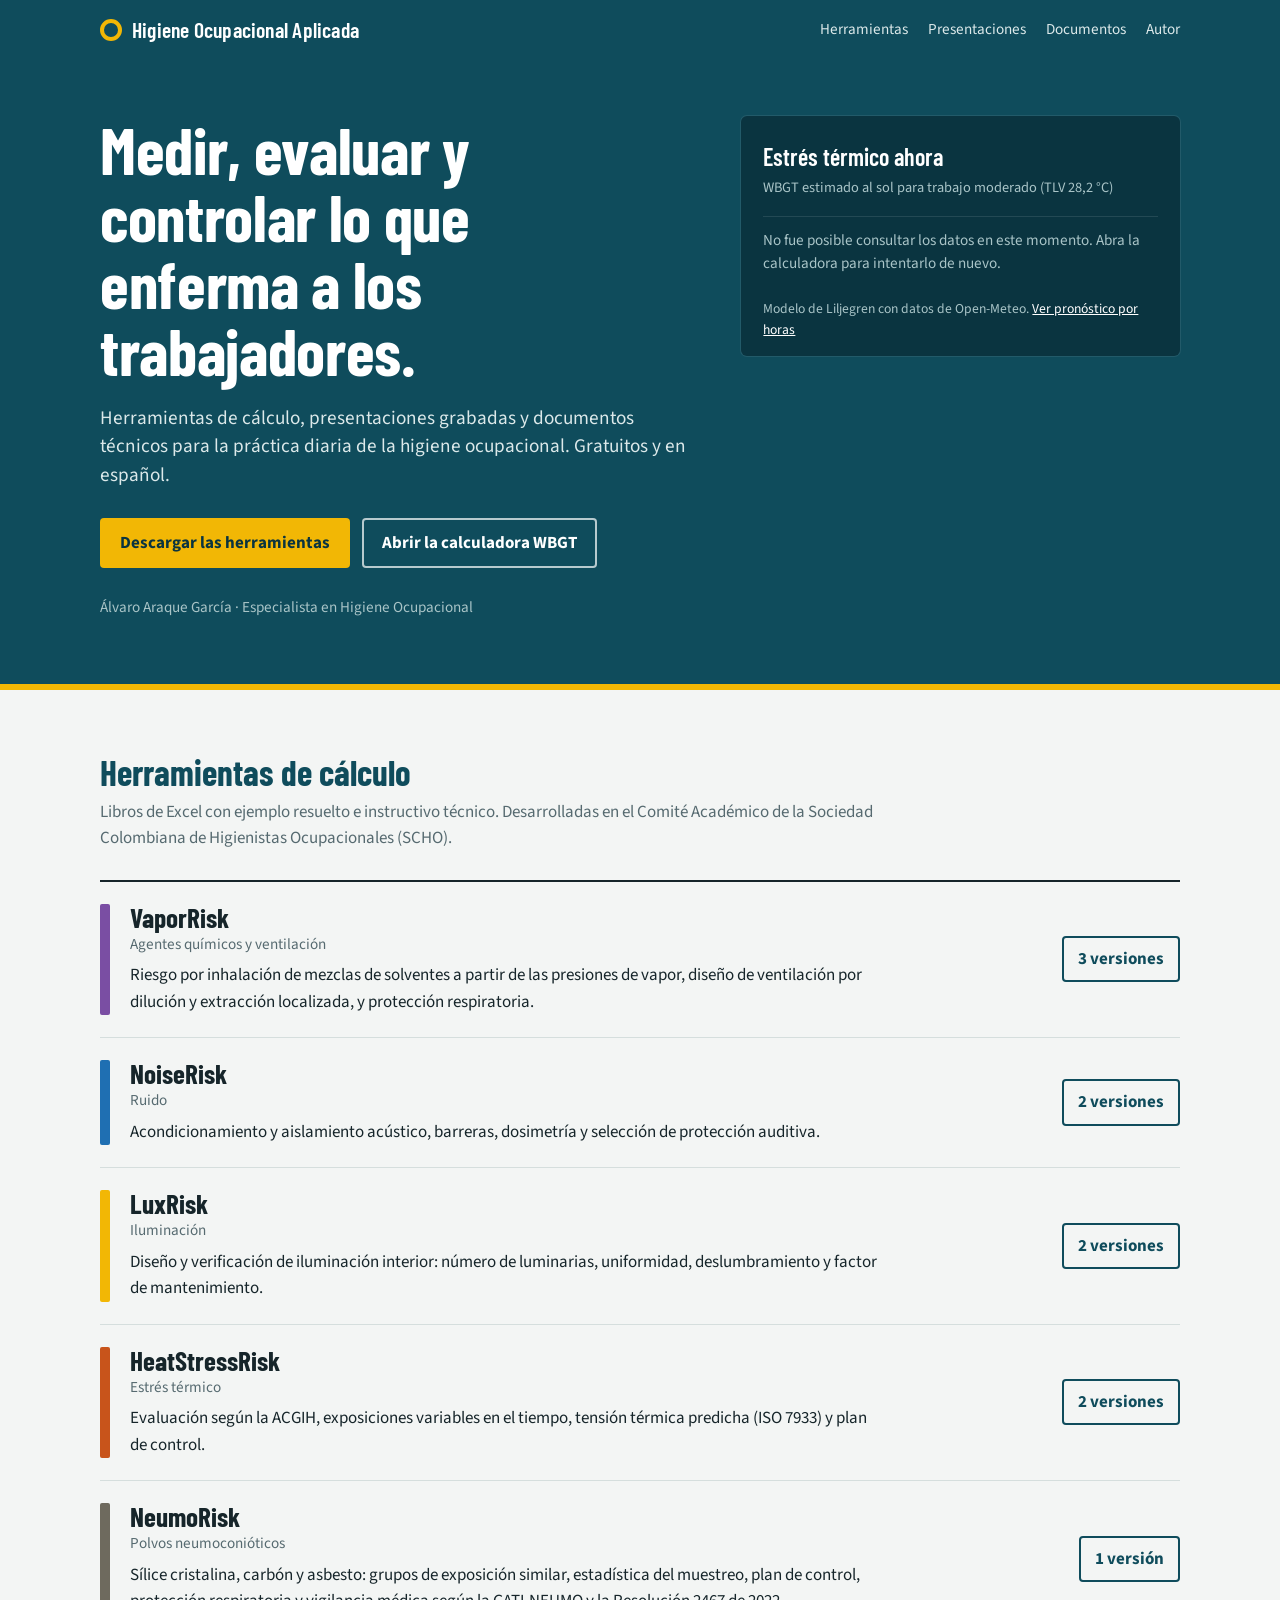
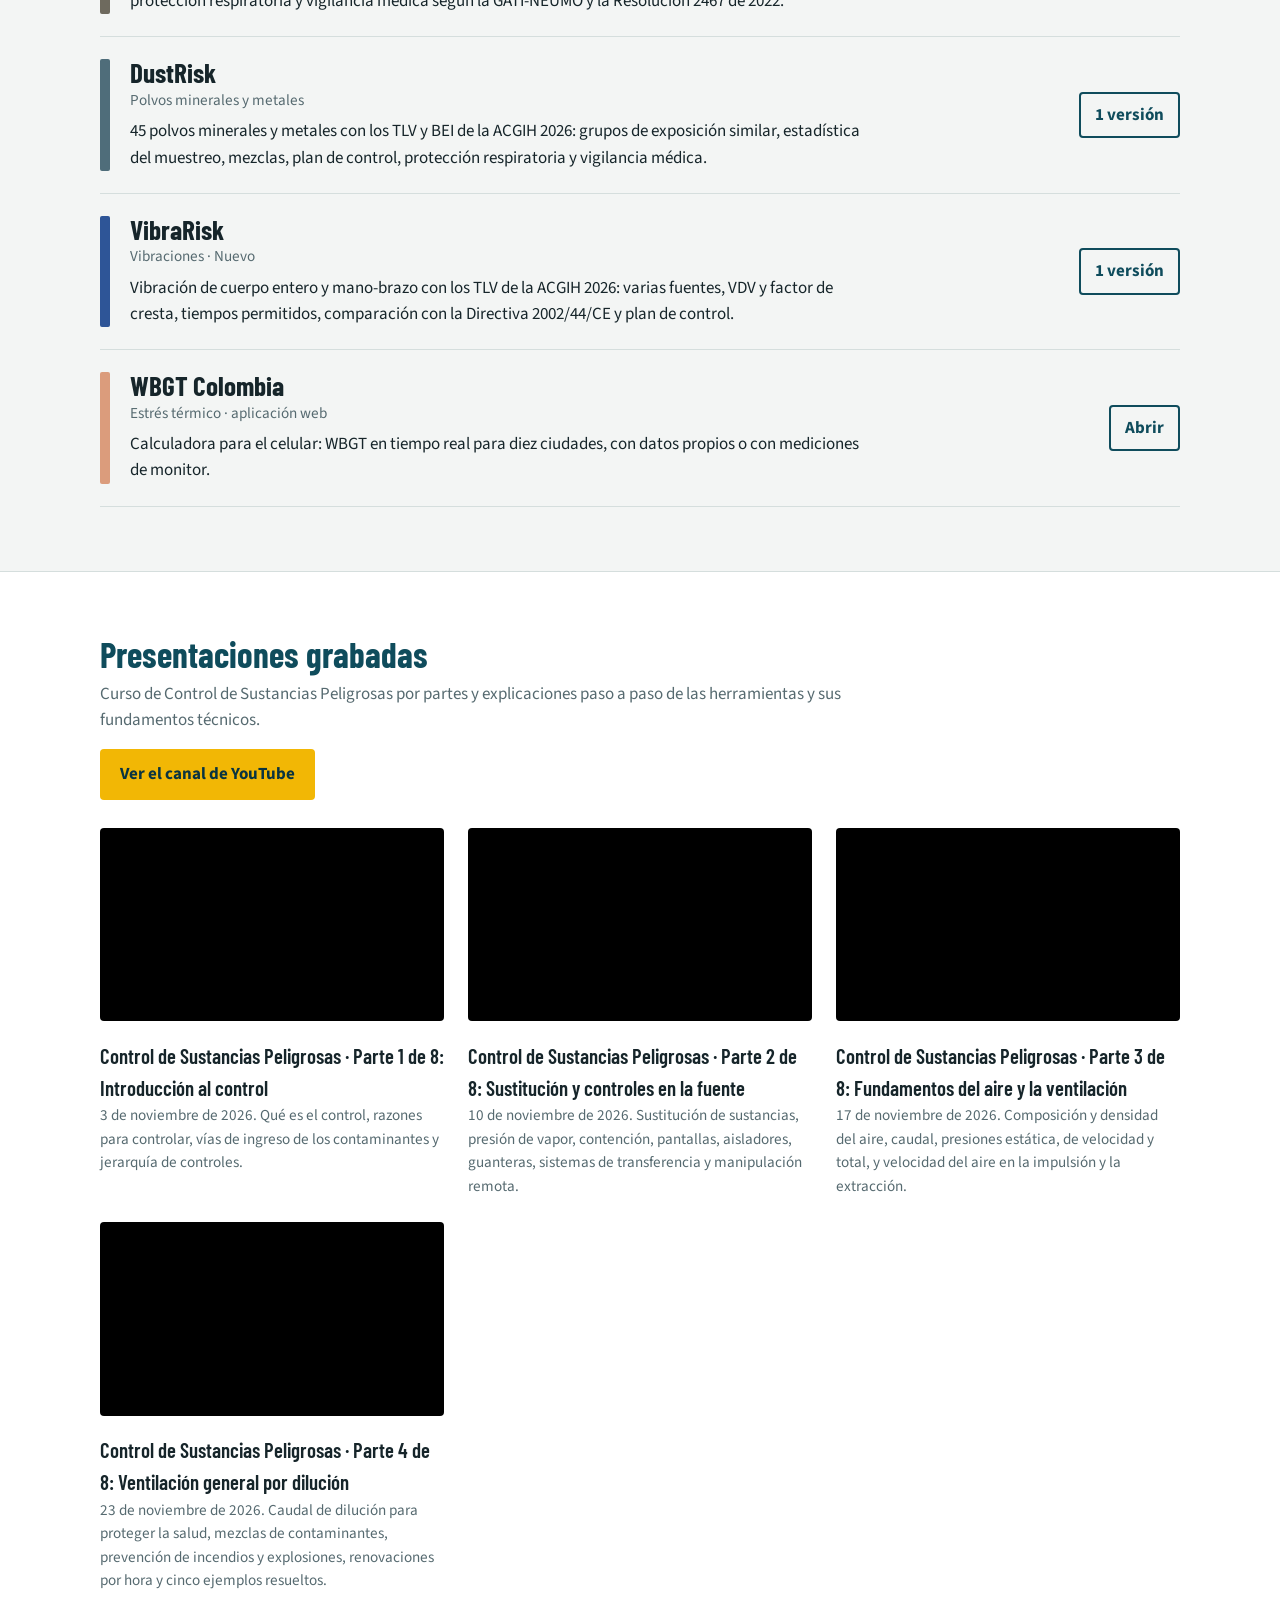
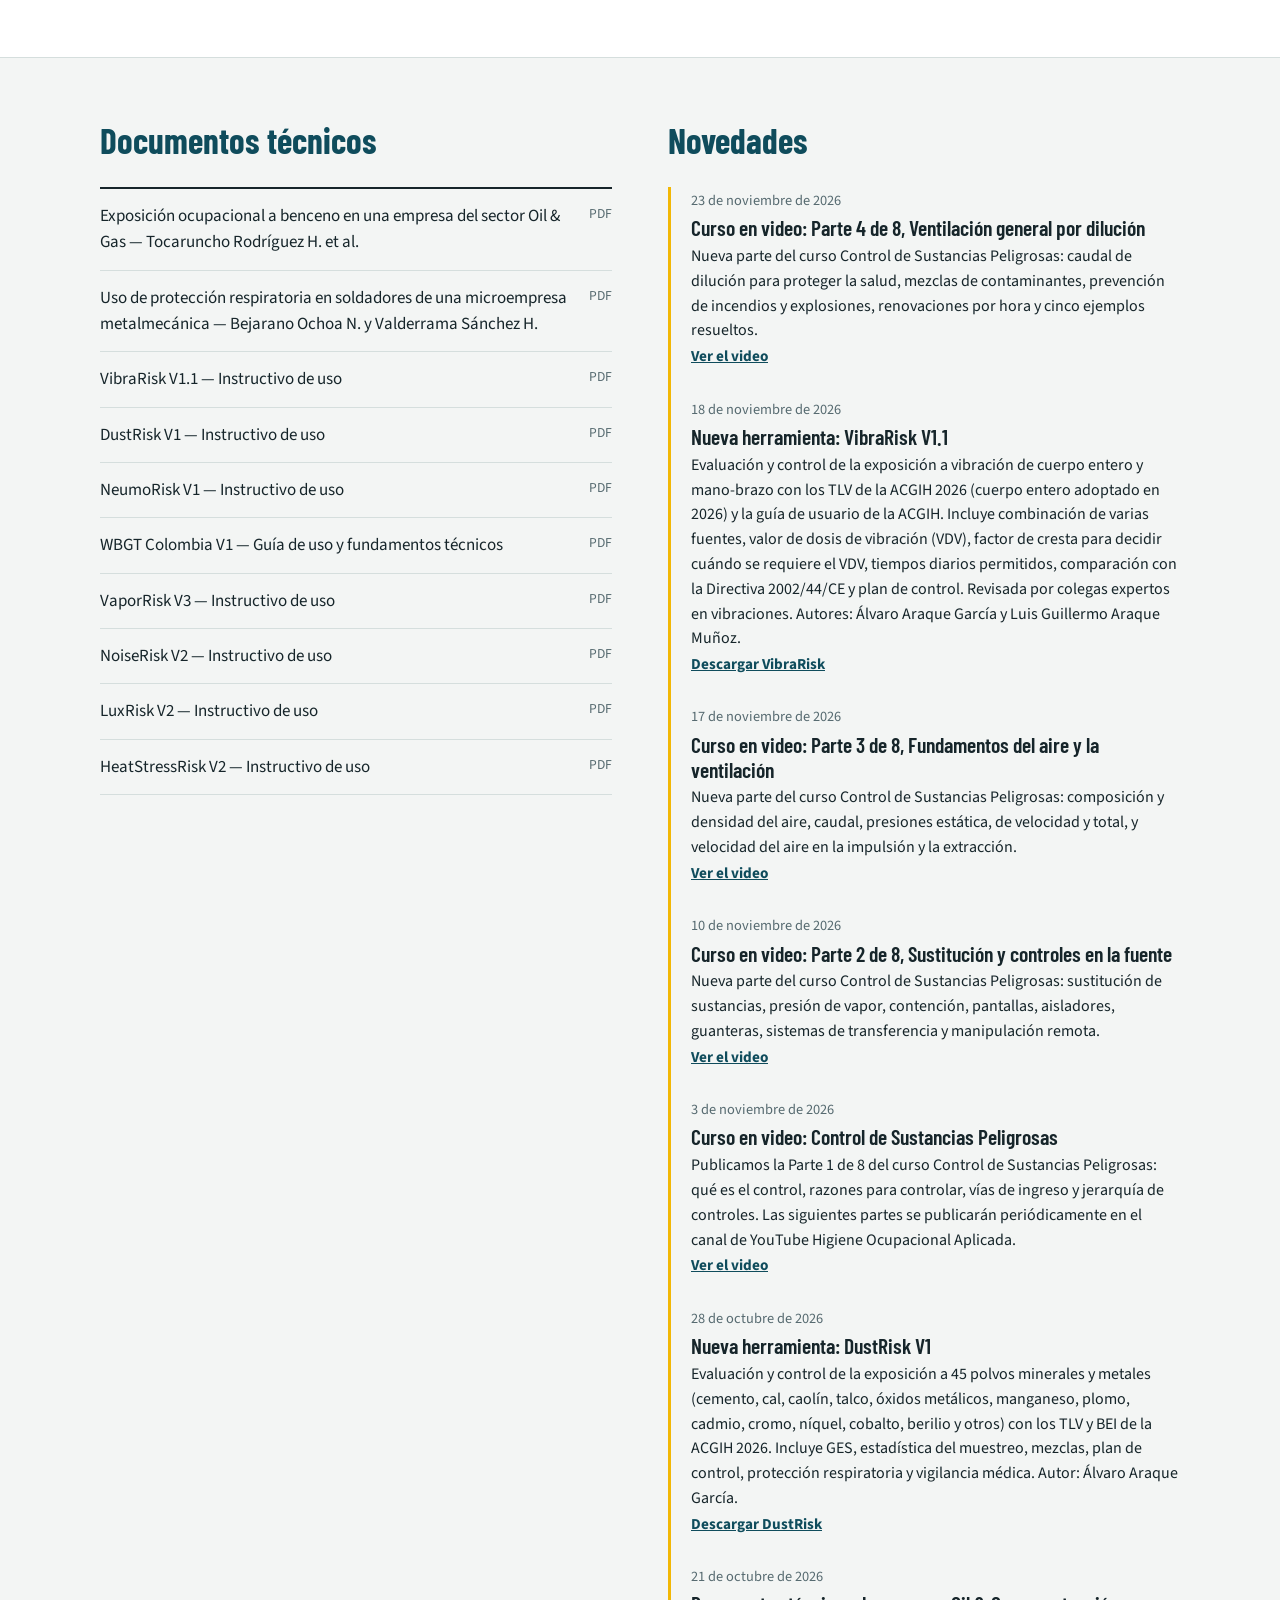
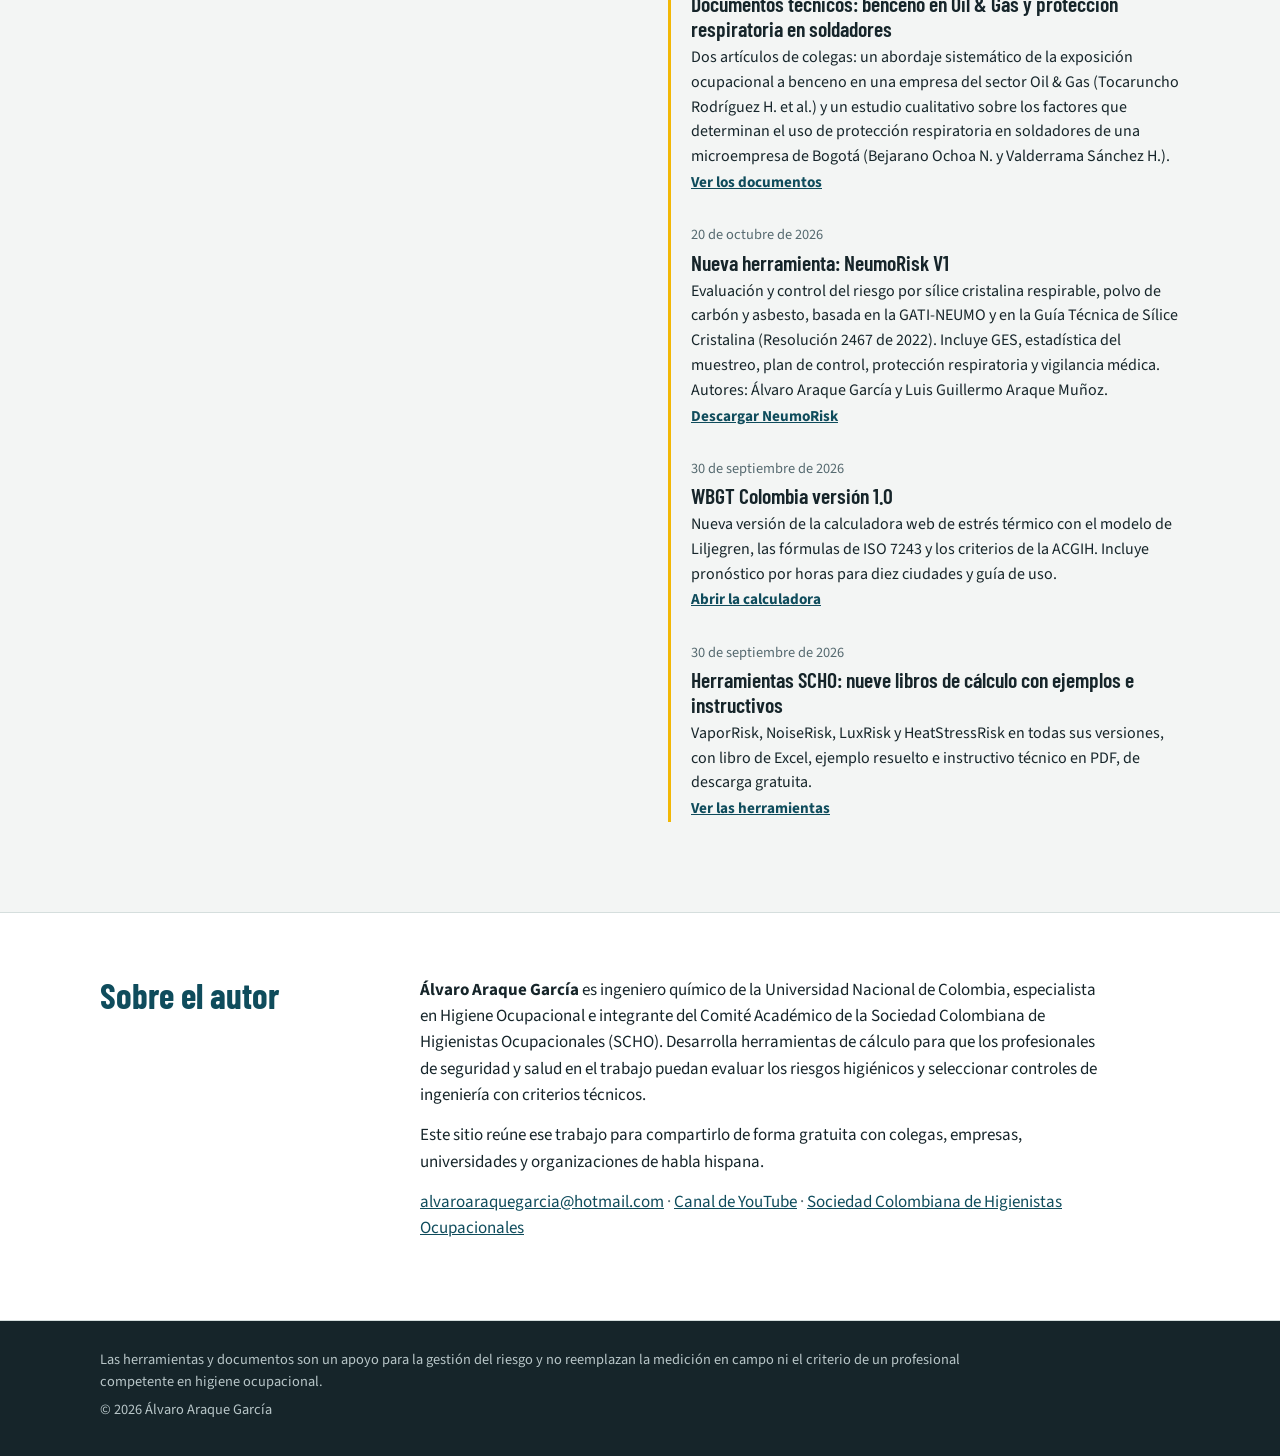
<file: index.html>
<!DOCTYPE html>
<html lang="es">
<head>
<meta charset="UTF-8">
<meta name="viewport" content="width=device-width, initial-scale=1.0">
<title>Higiene Ocupacional Aplicada · Álvaro Araque García</title>
<meta name="description" content="Herramientas de cálculo, presentaciones y documentos técnicos gratuitos para evaluar y controlar los riesgos que causan enfermedades laborales: agentes químicos, polvos neumoconióticos, polvos minerales y metales, ruido, iluminación y estrés térmico.">
<meta property="og:title" content="Higiene Ocupacional Aplicada">
<meta property="og:description" content="Herramientas, presentaciones y documentos técnicos gratuitos para la práctica de la higiene ocupacional.">
<meta property="og:type" content="website">
<link rel="icon" href="data:image/svg+xml,%3Csvg xmlns='http://www.w3.org/2000/svg' viewBox='0 0 64 64'%3E%3Crect width='64' height='64' rx='12' fill='%230F4C5C'/%3E%3Ccircle cx='32' cy='32' r='15' fill='none' stroke='%23F2B705' stroke-width='6'/%3E%3C/svg%3E">
<link rel="preconnect" href="https://fonts.googleapis.com">
<link rel="preconnect" href="https://fonts.gstatic.com" crossorigin>
<link href="https://fonts.googleapis.com/css2?family=Barlow+Condensed:wght@500;600;700&family=Source+Sans+3:wght@400;600;700&display=swap" rel="stylesheet">
<link rel="stylesheet" href="estilos.css">
</head>
<body>
<a class="skip" href="#contenido">Ir al contenido</a>

<header class="top">
  <div class="wrap top-in">
    <a class="brand" href="./"><span class="mark" aria-hidden="true"></span>Higiene Ocupacional Aplicada</a>
    <nav aria-label="Secciones">
      <a href="#herramientas">Herramientas</a>
      <a href="#presentaciones">Presentaciones</a>
      <a href="#documentos">Documentos</a>
      <a href="#autor">Autor</a>
    </nav>
  </div>
</header>

<main id="contenido">
  <section class="hero">
    <div class="wrap hero-in">
      <div class="hero-text">
        <h1>Medir, evaluar y controlar lo que enferma a los trabajadores.</h1>
        <p class="lead">Herramientas de cálculo, presentaciones grabadas y documentos técnicos para la práctica diaria de la higiene ocupacional. Gratuitos y en español.</p>
        <div class="cta">
          <a class="btn" href="herramientas/index.html">Descargar las herramientas</a>
          <a class="btn ghost" href="https://alvaroaraquegarcia-hue.github.io/wbgt-colombia/">Abrir la calculadora WBGT</a>
        </div>
        <p class="byline">Álvaro Araque García · Especialista en Higiene Ocupacional</p>
      </div>

      <aside class="panel" aria-labelledby="panel-t">
        <div class="panel-head">
          <h2 id="panel-t">Estrés térmico ahora</h2>
          <p>WBGT estimado al sol para trabajo moderado (TLV 28,2 °C)</p>
        </div>
        <ol class="readings" id="readings">
          <li class="loading">Consultando datos meteorológicos…</li>
        </ol>
        <p class="panel-foot">Modelo de Liljegren con datos de Open-Meteo. <a href="https://alvaroaraquegarcia-hue.github.io/wbgt-colombia/">Ver pronóstico por horas</a></p>
      </aside>
    </div>
  </section>

  <section id="herramientas" class="block">
    <div class="wrap">
      <div class="block-head">
        <h2>Herramientas de cálculo</h2>
        <p>Libros de Excel con ejemplo resuelto e instructivo técnico. Desarrolladas en el Comité Académico de la Sociedad Colombiana de Higienistas Ocupacionales (SCHO).</p>
      </div>
      <ul class="tools">
        <li>
          <span class="swatch s-chem" aria-hidden="true"></span>
          <div><h3>VaporRisk</h3><p class="risk">Agentes químicos y ventilación</p>
          <p>Riesgo por inhalación de mezclas de solventes a partir de las presiones de vapor, diseño de ventilación por dilución y extracción localizada, y protección respiratoria.</p></div>
          <a class="more" href="herramientas/index.html#vaporrisk">3 versiones</a>
        </li>
        <li>
          <span class="swatch s-noise" aria-hidden="true"></span>
          <div><h3>NoiseRisk</h3><p class="risk">Ruido</p>
          <p>Acondicionamiento y aislamiento acústico, barreras, dosimetría y selección de protección auditiva.</p></div>
          <a class="more" href="herramientas/index.html#noiserisk">2 versiones</a>
        </li>
        <li>
          <span class="swatch s-lux" aria-hidden="true"></span>
          <div><h3>LuxRisk</h3><p class="risk">Iluminación</p>
          <p>Diseño y verificación de iluminación interior: número de luminarias, uniformidad, deslumbramiento y factor de mantenimiento.</p></div>
          <a class="more" href="herramientas/index.html#luxrisk">2 versiones</a>
        </li>
        <li>
          <span class="swatch s-heat" aria-hidden="true"></span>
          <div><h3>HeatStressRisk</h3><p class="risk">Estrés térmico</p>
          <p>Evaluación según la ACGIH, exposiciones variables en el tiempo, tensión térmica predicha (ISO 7933) y plan de control.</p></div>
          <a class="more" href="herramientas/index.html#heatstressrisk">2 versiones</a>
        </li>
        <li>
          <span class="swatch s-dust" aria-hidden="true"></span>
          <div><h3>NeumoRisk</h3><p class="risk">Polvos neumoconióticos</p>
          <p>Sílice cristalina, carbón y asbesto: grupos de exposición similar, estadística del muestreo, plan de control, protección respiratoria y vigilancia médica según la GATI-NEUMO y la Resolución 2467 de 2022.</p></div>
          <a class="more" href="herramientas/index.html#neumorisk">1 versión</a>
        </li>
        <li>
          <span class="swatch s-metal" aria-hidden="true"></span>
          <div><h3>DustRisk</h3><p class="risk">Polvos minerales y metales</p>
          <p>45 polvos minerales y metales con los TLV y BEI de la ACGIH 2026: grupos de exposición similar, estadística del muestreo, mezclas, plan de control, protección respiratoria y vigilancia médica.</p></div>
          <a class="more" href="herramientas/index.html#dustrisk">1 versión</a>
        </li>
        <li>
          <span class="swatch s-vib" aria-hidden="true"></span>
          <div><h3>VibraRisk</h3><p class="risk">Vibraciones · Nuevo</p>
          <p>Vibración de cuerpo entero y mano-brazo con los TLV de la ACGIH 2026: varias fuentes, VDV y factor de cresta, tiempos permitidos, comparación con la Directiva 2002/44/CE y plan de control.</p></div>
          <a class="more" href="herramientas/index.html#vibrarisk">1 versión</a>
        </li>
        <li>
          <span class="swatch s-web" aria-hidden="true"></span>
          <div><h3>WBGT Colombia</h3><p class="risk">Estrés térmico · aplicación web</p>
          <p>Calculadora para el celular: WBGT en tiempo real para diez ciudades, con datos propios o con mediciones de monitor.</p></div>
          <a class="more" href="https://alvaroaraquegarcia-hue.github.io/wbgt-colombia/">Abrir</a>
        </li>
      </ul>
    </div>
  </section>

  <section id="presentaciones" class="block alt">
    <div class="wrap">
      <div class="block-head">
        <h2>Presentaciones grabadas</h2>
        <p>Curso de Control de Sustancias Peligrosas por partes y explicaciones paso a paso de las herramientas y sus fundamentos técnicos.</p>
        <p style="margin-top:16px"><a class="btn" href="https://www.youtube.com/@HigieneOcupacionalAplicada" target="_blank" rel="noopener">Ver el canal de YouTube</a></p>
      </div>
      <div id="videos" class="videos"></div>
    </div>
  </section>

  <section class="block">
    <div class="wrap two">
      <div id="documentos">
        <div class="block-head"><h2>Documentos técnicos</h2></div>
        <ul class="docs" id="docs"></ul>
      </div>
      <div>
        <div class="block-head"><h2>Novedades</h2></div>
        <ol class="news" id="news"></ol>
      </div>
    </div>
  </section>

  <section id="autor" class="block alt">
    <div class="wrap author">
      <div class="block-head"><h2>Sobre el autor</h2></div>
      <div class="author-text">
        <p><strong>Álvaro Araque García</strong> es ingeniero químico de la Universidad Nacional de Colombia, especialista en Higiene Ocupacional e integrante del Comité Académico de la Sociedad Colombiana de Higienistas Ocupacionales (SCHO). Desarrolla herramientas de cálculo para que los profesionales de seguridad y salud en el trabajo puedan evaluar los riesgos higiénicos y seleccionar controles de ingeniería con criterios técnicos.</p>
        <p>Este sitio reúne ese trabajo para compartirlo de forma gratuita con colegas, empresas, universidades y organizaciones de habla hispana.</p>
        <p class="contact"><a href="mailto:alvaroaraquegarcia@hotmail.com">alvaroaraquegarcia@hotmail.com</a> · <a href="https://www.youtube.com/@HigieneOcupacionalAplicada">Canal de YouTube</a> · <a href="https://www.scho.org.co/">Sociedad Colombiana de Higienistas Ocupacionales</a></p>
      </div>
    </div>
  </section>
</main>

<footer class="foot">
  <div class="wrap">
    <p>Las herramientas y documentos son un apoyo para la gestión del riesgo y no reemplazan la medición en campo ni el criterio de un profesional competente en higiene ocupacional.</p>
    <p>© 2026 Álvaro Araque García</p>
  </div>
</footer>

<script src="contenido.js"></script>
<script src="wbgt-engine.js"></script>
<script src="app.js"></script>
</body>
</html>
</file>
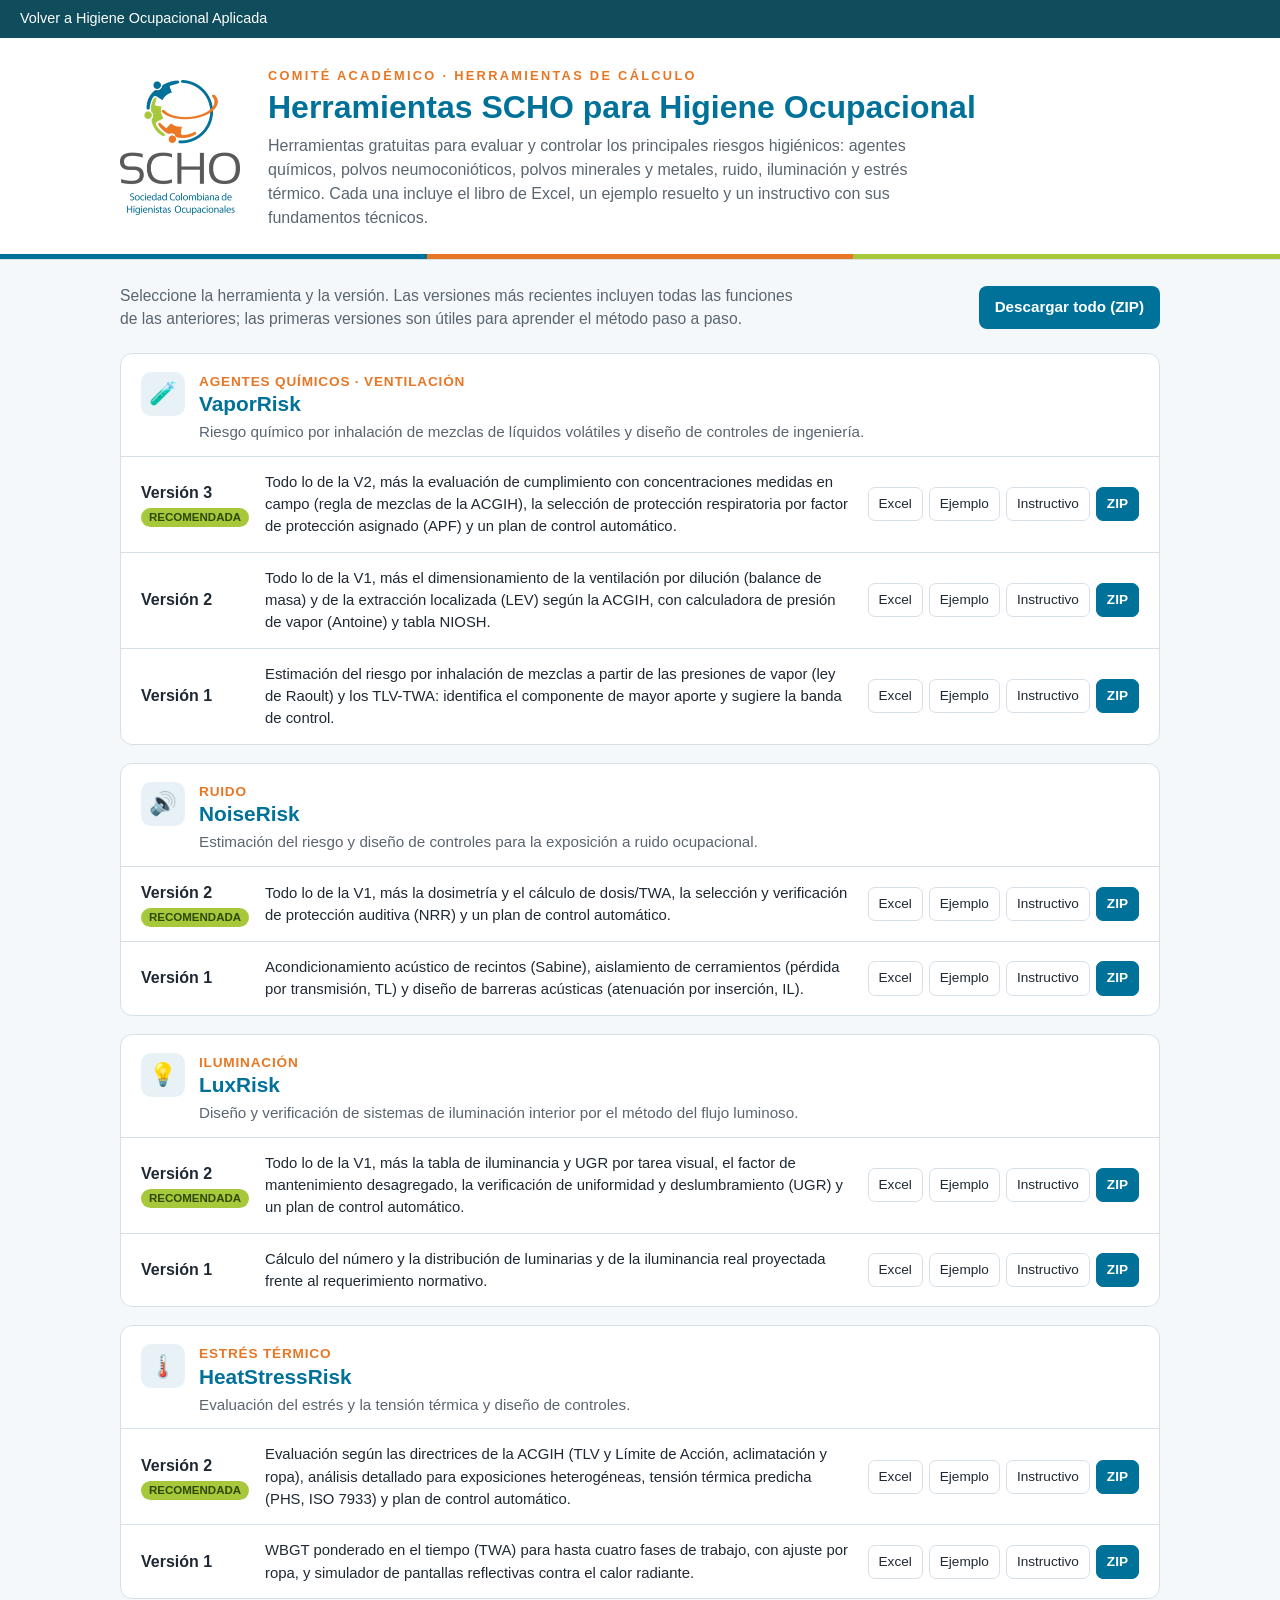
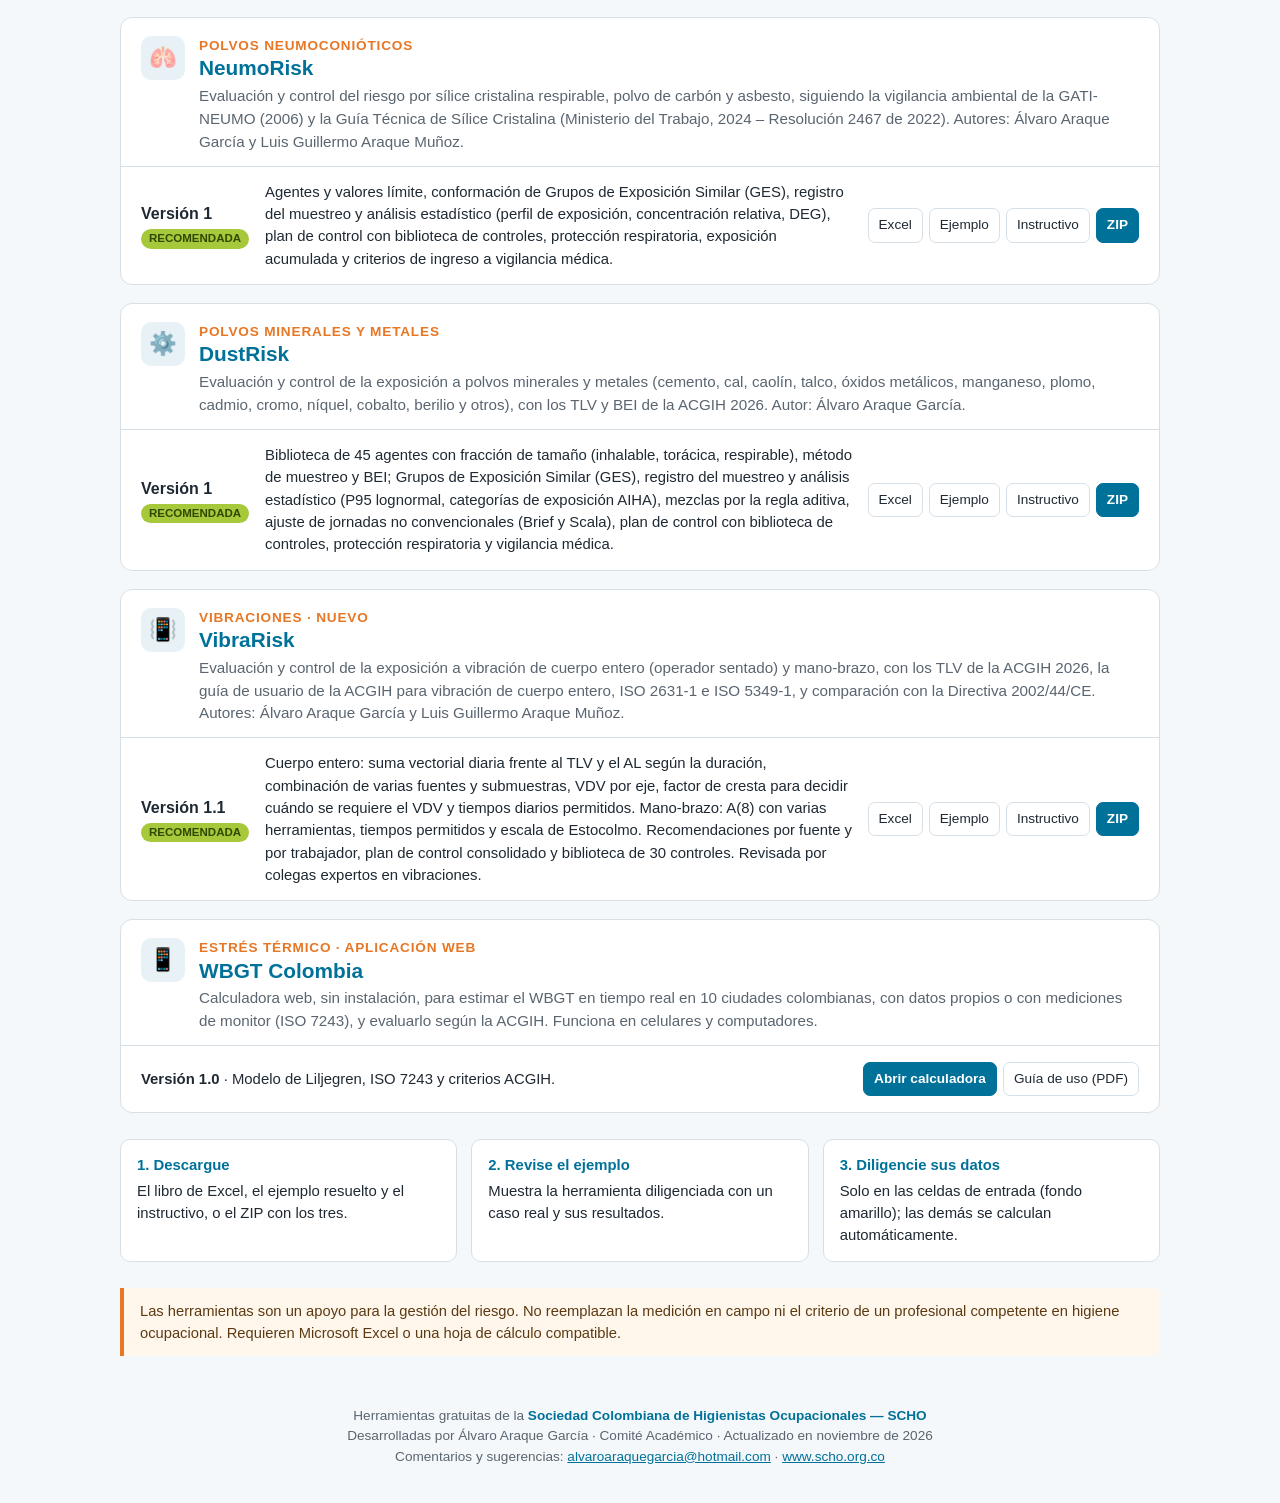
<file: herramientas/index.html>
<!DOCTYPE html>
<html lang="es">
<head>
<meta charset="UTF-8">
<meta name="viewport" content="width=device-width, initial-scale=1.0">
<title>Herramientas SCHO · Cálculo para Higiene Ocupacional</title>
<meta name="description" content="Herramientas gratuitas de la Sociedad Colombiana de Higienistas Ocupacionales (SCHO) para evaluar y controlar riesgos higiénicos: agentes químicos, polvos neumoconióticos, polvos minerales y metales, ruido, iluminación y estrés térmico.">
<meta property="og:title" content="Herramientas SCHO · Cálculo para Higiene Ocupacional">
<meta property="og:description" content="Herramientas gratuitas para evaluar y controlar riesgos químicos, ruido, iluminación y estrés térmico. Excel, ejemplos resueltos e instructivos.">
<meta property="og:image" content="logo-scho.png">
<meta property="og:type" content="website">
<link rel="icon" type="image/png" href="favicon.png">
<style>
:root{--blue:#007199;--blue-d:#005574;--tint:#e8f2f6;--orange:#e77725;--green:#a7c83b;--ink:#1f2933;--muted:#5a6570;--line:#d7e0e6;--bg:#f5f8fa}
*{box-sizing:border-box;margin:0;padding:0}
body{font-family:Calibri,"Segoe UI",Carlito,"Helvetica Neue",Arial,sans-serif;color:var(--ink);background:var(--bg);line-height:1.5}
a{color:var(--blue)}
.hero{background:#fff;border-bottom:1px solid var(--line)}
.hero .in{max-width:1080px;margin:0 auto;padding:28px 20px 24px;display:flex;gap:28px;align-items:center}
.hero img{width:120px;height:auto;flex:none}
.eyebrow{color:var(--orange);font-weight:700;letter-spacing:.18em;font-size:.8rem}
.hero h1{color:var(--blue);font-size:2rem;line-height:1.15;margin:4px 0 8px}
.hero p{color:var(--muted);max-width:640px}
.bar{display:flex;height:5px}.bar i{flex:1}.bar i:nth-child(1){background:var(--blue)}.bar i:nth-child(2){background:var(--orange)}.bar i:nth-child(3){background:var(--green)}
main{max-width:1080px;margin:0 auto;padding:24px 20px 10px}
.intro{display:flex;flex-wrap:wrap;gap:12px;align-items:center;justify-content:space-between;margin-bottom:22px}
.intro p{color:var(--muted);max-width:680px;font-size:.98rem}
.btn{display:inline-block;background:var(--blue);color:#fff;text-decoration:none;font-weight:700;padding:10px 16px;border-radius:8px;font-size:.95rem;white-space:nowrap}
.btn:hover{background:var(--blue-d)}
.btn.sec{background:#fff;color:var(--blue);border:1px solid var(--blue)}
.btn.sec:hover{background:var(--tint)}
.tool{background:#fff;border:1px solid var(--line);border-radius:12px;margin-bottom:18px;overflow:hidden}
.th{display:flex;gap:14px;align-items:flex-start;padding:18px 20px 12px;border-bottom:1px solid var(--line)}
.ic{flex:none;width:44px;height:44px;border-radius:10px;background:var(--tint);display:flex;align-items:center;justify-content:center;font-size:1.4rem}
.th h2{font-size:1.3rem;color:var(--blue);line-height:1.2}
.th .area{font-size:.85rem;color:var(--orange);font-weight:700;letter-spacing:.06em;text-transform:uppercase}
.th p{color:var(--muted);font-size:.95rem;margin-top:4px}
.ver{display:grid;grid-template-columns:110px 1fr auto;gap:14px;align-items:center;padding:14px 20px;border-bottom:1px solid var(--line)}
.ver:last-child{border-bottom:0}
.vtag{font-weight:700;color:var(--ink)}
.vtag small{display:block;font-weight:700;font-size:.72rem;color:#fff;background:var(--green);border-radius:999px;padding:1px 8px;width:max-content;margin-top:3px;color:#2f4a00}
.vdesc{font-size:.93rem;color:var(--ink)}
.dl{display:flex;flex-wrap:wrap;gap:6px;justify-content:flex-end}
.dl a{font-size:.85rem;text-decoration:none;border:1px solid var(--line);border-radius:7px;padding:6px 10px;color:var(--ink);background:#fff;white-space:nowrap}
.dl a:hover{border-color:var(--blue);color:var(--blue)}
.dl a.zip{background:var(--blue);border-color:var(--blue);color:#fff;font-weight:700}
.dl a.zip:hover{background:var(--blue-d)}
.web{padding:16px 20px;display:flex;gap:10px;flex-wrap:wrap;align-items:center;justify-content:space-between}
.how{display:grid;grid-template-columns:repeat(auto-fit,minmax(220px,1fr));gap:14px;margin:26px 0}
.how div{background:#fff;border:1px solid var(--line);border-radius:10px;padding:14px 16px;font-size:.93rem}
.how b{color:var(--blue);display:block;margin-bottom:3px}
.note{background:#fff7ec;border-left:4px solid var(--orange);padding:12px 16px;border-radius:0 8px 8px 0;font-size:.92rem;color:#5b3a12;margin-bottom:22px}
footer{max-width:1080px;margin:0 auto;padding:18px 20px 36px;font-size:.85rem;color:var(--muted);text-align:center}
footer b{color:var(--blue)}
@media (max-width:720px){
  .hero .in{flex-direction:column;text-align:center;gap:12px}.hero img{width:96px}.hero h1{font-size:1.6rem}
  .ver{grid-template-columns:1fr;gap:8px}.dl{justify-content:flex-start}
}
</style>
</head>
<body>
<div style="background:#0F4C5C;padding:8px 20px;font-size:.9rem"><a href="../" style="color:#fff;text-decoration:none">Volver a Higiene Ocupacional Aplicada</a></div>
<header class="hero">
  <div class="in">
    <img src="logo-scho.png" alt="Sociedad Colombiana de Higienistas Ocupacionales — SCHO">
    <div>
      <div class="eyebrow">COMITÉ ACADÉMICO · HERRAMIENTAS DE CÁLCULO</div>
      <h1>Herramientas SCHO para Higiene Ocupacional</h1>
      <p>Herramientas gratuitas para evaluar y controlar los principales riesgos higiénicos: agentes químicos, polvos neumoconióticos, polvos minerales y metales, ruido, iluminación y estrés térmico. Cada una incluye el libro de Excel, un ejemplo resuelto y un instructivo con sus fundamentos técnicos.</p>
    </div>
  </div>
  <div class="bar"><i></i><i></i><i></i></div>
</header>

<main>
  <div class="intro">
    <p>Seleccione la herramienta y la versión. Las versiones más recientes incluyen todas las funciones de las anteriores; las primeras versiones son útiles para aprender el método paso a paso.</p>
    <a class="btn" href="descargas/Herramientas_SCHO_completo.zip" download>Descargar todo (ZIP)</a>
  </div>

  <!-- VaporRisk -->
  <section class="tool" id="vaporrisk">
    <div class="th"><div class="ic">🧪</div><div>
      <div class="area">Agentes químicos · Ventilación</div>
      <h2>VaporRisk</h2>
      <p>Riesgo químico por inhalación de mezclas de líquidos volátiles y diseño de controles de ingeniería.</p></div></div>
    <div class="ver"><div class="vtag">Versión 3<small>RECOMENDADA</small></div>
      <div class="vdesc">Todo lo de la V2, más la evaluación de cumplimiento con concentraciones medidas en campo (regla de mezclas de la ACGIH), la selección de protección respiratoria por factor de protección asignado (APF) y un plan de control automático.</div>
      <div class="dl"><a href="descargas/VaporRisk_V3.xlsx" download>Excel</a><a href="descargas/VaporRisk_V3_Ejemplo.xlsx" download>Ejemplo</a><a href="descargas/VaporRisk_V3_Instructivo.pdf" target="_blank" rel="noopener">Instructivo</a><a class="zip" href="descargas/VaporRisk_V3.zip" download>ZIP</a></div></div>
    <div class="ver"><div class="vtag">Versión 2</div>
      <div class="vdesc">Todo lo de la V1, más el dimensionamiento de la ventilación por dilución (balance de masa) y de la extracción localizada (LEV) según la ACGIH, con calculadora de presión de vapor (Antoine) y tabla NIOSH.</div>
      <div class="dl"><a href="descargas/VaporRisk_V2.xlsx" download>Excel</a><a href="descargas/VaporRisk_V2_Ejemplo.xlsx" download>Ejemplo</a><a href="descargas/VaporRisk_V2_Instructivo.pdf" target="_blank" rel="noopener">Instructivo</a><a class="zip" href="descargas/VaporRisk_V2.zip" download>ZIP</a></div></div>
    <div class="ver"><div class="vtag">Versión 1</div>
      <div class="vdesc">Estimación del riesgo por inhalación de mezclas a partir de las presiones de vapor (ley de Raoult) y los TLV-TWA: identifica el componente de mayor aporte y sugiere la banda de control.</div>
      <div class="dl"><a href="descargas/VaporRisk_V1.xlsx" download>Excel</a><a href="descargas/VaporRisk_V1_Ejemplo.xlsx" download>Ejemplo</a><a href="descargas/VaporRisk_V1_Instructivo.pdf" target="_blank" rel="noopener">Instructivo</a><a class="zip" href="descargas/VaporRisk_V1.zip" download>ZIP</a></div></div>
  </section>

  <!-- NoiseRisk -->
  <section class="tool" id="noiserisk">
    <div class="th"><div class="ic">🔊</div><div>
      <div class="area">Ruido</div>
      <h2>NoiseRisk</h2>
      <p>Estimación del riesgo y diseño de controles para la exposición a ruido ocupacional.</p></div></div>
    <div class="ver"><div class="vtag">Versión 2<small>RECOMENDADA</small></div>
      <div class="vdesc">Todo lo de la V1, más la dosimetría y el cálculo de dosis/TWA, la selección y verificación de protección auditiva (NRR) y un plan de control automático.</div>
      <div class="dl"><a href="descargas/NoiseRisk_V2.xlsx" download>Excel</a><a href="descargas/NoiseRisk_V2_Ejemplo.xlsx" download>Ejemplo</a><a href="descargas/NoiseRisk_V2_Instructivo.pdf" target="_blank" rel="noopener">Instructivo</a><a class="zip" href="descargas/NoiseRisk_V2.zip" download>ZIP</a></div></div>
    <div class="ver"><div class="vtag">Versión 1</div>
      <div class="vdesc">Acondicionamiento acústico de recintos (Sabine), aislamiento de cerramientos (pérdida por transmisión, TL) y diseño de barreras acústicas (atenuación por inserción, IL).</div>
      <div class="dl"><a href="descargas/NoiseRisk_V1.xlsx" download>Excel</a><a href="descargas/NoiseRisk_V1_Ejemplo.xlsx" download>Ejemplo</a><a href="descargas/NoiseRisk_V1_Instructivo.pdf" target="_blank" rel="noopener">Instructivo</a><a class="zip" href="descargas/NoiseRisk_V1.zip" download>ZIP</a></div></div>
  </section>

  <!-- LuxRisk -->
  <section class="tool" id="luxrisk">
    <div class="th"><div class="ic">💡</div><div>
      <div class="area">Iluminación</div>
      <h2>LuxRisk</h2>
      <p>Diseño y verificación de sistemas de iluminación interior por el método del flujo luminoso.</p></div></div>
    <div class="ver"><div class="vtag">Versión 2<small>RECOMENDADA</small></div>
      <div class="vdesc">Todo lo de la V1, más la tabla de iluminancia y UGR por tarea visual, el factor de mantenimiento desagregado, la verificación de uniformidad y deslumbramiento (UGR) y un plan de control automático.</div>
      <div class="dl"><a href="descargas/LuxRisk_V2.xlsx" download>Excel</a><a href="descargas/LuxRisk_V2_Ejemplo.xlsx" download>Ejemplo</a><a href="descargas/LuxRisk_V2_Instructivo.pdf" target="_blank" rel="noopener">Instructivo</a><a class="zip" href="descargas/LuxRisk_V2.zip" download>ZIP</a></div></div>
    <div class="ver"><div class="vtag">Versión 1</div>
      <div class="vdesc">Cálculo del número y la distribución de luminarias y de la iluminancia real proyectada frente al requerimiento normativo.</div>
      <div class="dl"><a href="descargas/LuxRisk_V1.xlsx" download>Excel</a><a href="descargas/LuxRisk_V1_Ejemplo.xlsx" download>Ejemplo</a><a href="descargas/LuxRisk_V1_Instructivo.pdf" target="_blank" rel="noopener">Instructivo</a><a class="zip" href="descargas/LuxRisk_V1.zip" download>ZIP</a></div></div>
  </section>

  <!-- HeatStressRisk -->
  <section class="tool" id="heatstressrisk">
    <div class="th"><div class="ic">🌡️</div><div>
      <div class="area">Estrés térmico</div>
      <h2>HeatStressRisk</h2>
      <p>Evaluación del estrés y la tensión térmica y diseño de controles.</p></div></div>
    <div class="ver"><div class="vtag">Versión 2<small>RECOMENDADA</small></div>
      <div class="vdesc">Evaluación según las directrices de la ACGIH (TLV y Límite de Acción, aclimatación y ropa), análisis detallado para exposiciones heterogéneas, tensión térmica predicha (PHS, ISO 7933) y plan de control automático.</div>
      <div class="dl"><a href="descargas/HeatStressRisk_V2.xlsx" download>Excel</a><a href="descargas/HeatStressRisk_V2_Ejemplo.xlsx" download>Ejemplo</a><a href="descargas/HeatStressRisk_V2_Instructivo.pdf" target="_blank" rel="noopener">Instructivo</a><a class="zip" href="descargas/HeatStressRisk_V2.zip" download>ZIP</a></div></div>
    <div class="ver"><div class="vtag">Versión 1</div>
      <div class="vdesc">WBGT ponderado en el tiempo (TWA) para hasta cuatro fases de trabajo, con ajuste por ropa, y simulador de pantallas reflectivas contra el calor radiante.</div>
      <div class="dl"><a href="descargas/HeatStressRisk_V1.xlsx" download>Excel</a><a href="descargas/HeatStressRisk_V1_Ejemplo.xlsx" download>Ejemplo</a><a href="descargas/HeatStressRisk_V1_Instructivo.pdf" target="_blank" rel="noopener">Instructivo</a><a class="zip" href="descargas/HeatStressRisk_V1.zip" download>ZIP</a></div></div>
  </section>

  <!-- NeumoRisk -->
  <section class="tool" id="neumorisk">
    <div class="th"><div class="ic">🫁</div><div>
      <div class="area">Polvos neumoconióticos</div>
      <h2>NeumoRisk</h2>
      <p>Evaluación y control del riesgo por sílice cristalina respirable, polvo de carbón y asbesto, siguiendo la vigilancia ambiental de la GATI-NEUMO (2006) y la Guía Técnica de Sílice Cristalina (Ministerio del Trabajo, 2024 – Resolución 2467 de 2022). Autores: Álvaro Araque García y Luis Guillermo Araque Muñoz.</p></div></div>
    <div class="ver"><div class="vtag">Versión 1<small>RECOMENDADA</small></div>
      <div class="vdesc">Agentes y valores límite, conformación de Grupos de Exposición Similar (GES), registro del muestreo y análisis estadístico (perfil de exposición, concentración relativa, DEG), plan de control con biblioteca de controles, protección respiratoria, exposición acumulada y criterios de ingreso a vigilancia médica.</div>
      <div class="dl"><a href="descargas/NeumoRisk_V1.xlsx" download>Excel</a><a href="descargas/NeumoRisk_V1_Ejemplo.xlsx" download>Ejemplo</a><a href="descargas/NeumoRisk_V1_Instructivo.pdf" target="_blank" rel="noopener">Instructivo</a><a class="zip" href="descargas/NeumoRisk_V1.zip" download>ZIP</a></div></div>
  </section>

  <!-- DustRisk -->
  <section class="tool" id="dustrisk">
    <div class="th"><div class="ic">⚙️</div><div>
      <div class="area">Polvos minerales y metales</div>
      <h2>DustRisk</h2>
      <p>Evaluación y control de la exposición a polvos minerales y metales (cemento, cal, caolín, talco, óxidos metálicos, manganeso, plomo, cadmio, cromo, níquel, cobalto, berilio y otros), con los TLV y BEI de la ACGIH 2026. Autor: Álvaro Araque García.</p></div></div>
    <div class="ver"><div class="vtag">Versión 1<small>RECOMENDADA</small></div>
      <div class="vdesc">Biblioteca de 45 agentes con fracción de tamaño (inhalable, torácica, respirable), método de muestreo y BEI; Grupos de Exposición Similar (GES), registro del muestreo y análisis estadístico (P95 lognormal, categorías de exposición AIHA), mezclas por la regla aditiva, ajuste de jornadas no convencionales (Brief y Scala), plan de control con biblioteca de controles, protección respiratoria y vigilancia médica.</div>
      <div class="dl"><a href="descargas/DustRisk_V1.xlsx" download>Excel</a><a href="descargas/DustRisk_V1_Ejemplo.xlsx" download>Ejemplo</a><a href="descargas/DustRisk_V1_Instructivo.pdf" target="_blank" rel="noopener">Instructivo</a><a class="zip" href="descargas/DustRisk_V1.zip" download>ZIP</a></div></div>
  </section>

  <!-- VibraRisk -->
  <section class="tool" id="vibrarisk">
    <div class="th"><div class="ic">📳</div><div>
      <div class="area">Vibraciones · Nuevo</div>
      <h2>VibraRisk</h2>
      <p>Evaluación y control de la exposición a vibración de cuerpo entero (operador sentado) y mano-brazo, con los TLV de la ACGIH 2026, la guía de usuario de la ACGIH para vibración de cuerpo entero, ISO 2631-1 e ISO 5349-1, y comparación con la Directiva 2002/44/CE. Autores: Álvaro Araque García y Luis Guillermo Araque Muñoz.</p></div></div>
    <div class="ver"><div class="vtag">Versión 1.1<small>RECOMENDADA</small></div>
      <div class="vdesc">Cuerpo entero: suma vectorial diaria frente al TLV y el AL según la duración, combinación de varias fuentes y submuestras, VDV por eje, factor de cresta para decidir cuándo se requiere el VDV y tiempos diarios permitidos. Mano-brazo: A(8) con varias herramientas, tiempos permitidos y escala de Estocolmo. Recomendaciones por fuente y por trabajador, plan de control consolidado y biblioteca de 30 controles. Revisada por colegas expertos en vibraciones.</div>
      <div class="dl"><a href="descargas/VibraRisk_V1.1.xlsx" download>Excel</a><a href="descargas/VibraRisk_V1.1_Ejemplo.xlsx" download>Ejemplo</a><a href="descargas/VibraRisk_V1.1_Instructivo.pdf" target="_blank" rel="noopener">Instructivo</a><a class="zip" href="descargas/VibraRisk_V1.1.zip" download>ZIP</a></div></div>
  </section>

  <!-- WBGT Colombia -->
  <section class="tool" id="wbgt">
    <div class="th"><div class="ic">📱</div><div>
      <div class="area">Estrés térmico · Aplicación web</div>
      <h2>WBGT Colombia</h2>
      <p>Calculadora web, sin instalación, para estimar el WBGT en tiempo real en 10 ciudades colombianas, con datos propios o con mediciones de monitor (ISO 7243), y evaluarlo según la ACGIH. Funciona en celulares y computadores.</p></div></div>
    <div class="web">
      <div class="vdesc"><b>Versión 1.0</b> · Modelo de Liljegren, ISO 7243 y criterios ACGIH.</div>
      <div class="dl"><a class="zip" href="https://alvaroaraquegarcia-hue.github.io/wbgt-colombia/" target="_blank" rel="noopener">Abrir calculadora</a><a href="descargas/WBGT_Colombia_V1_Guia.pdf" target="_blank" rel="noopener">Guía de uso (PDF)</a></div>
    </div>
  </section>

  <div class="how">
    <div><b>1. Descargue</b>El libro de Excel, el ejemplo resuelto y el instructivo, o el ZIP con los tres.</div>
    <div><b>2. Revise el ejemplo</b>Muestra la herramienta diligenciada con un caso real y sus resultados.</div>
    <div><b>3. Diligencie sus datos</b>Solo en las celdas de entrada (fondo amarillo); las demás se calculan automáticamente.</div>
  </div>

  <div class="note">Las herramientas son un apoyo para la gestión del riesgo. No reemplazan la medición en campo ni el criterio de un profesional competente en higiene ocupacional. Requieren Microsoft Excel o una hoja de cálculo compatible.</div>
</main>

<footer>
  Herramientas gratuitas de la <b>Sociedad Colombiana de Higienistas Ocupacionales — SCHO</b><br>
  Desarrolladas por Álvaro Araque García · Comité Académico · Actualizado en noviembre de 2026<br>
  Comentarios y sugerencias: <a href="mailto:alvaroaraquegarcia@hotmail.com">alvaroaraquegarcia@hotmail.com</a> · <a href="https://www.scho.org.co/">www.scho.org.co</a>
</footer>
</body>
</html>
</file>
<file: estilos.css>
:root{
  --petrol:#0F4C5C;      /* color principal */
  --petrol-d:#0A3440;
  --ink:#16252A;         /* texto */
  --slate:#566A70;       /* texto secundario */
  --paper:#F3F5F4;       /* fondo */
  --line:#D5DEDD;
  --yellow:#F2B705;      /* amarillo de seguridad */
  --ok:#2F7D4A; --warn:#B7791F; --bad:#B42318;
  --display:"Barlow Condensed","Arial Narrow",sans-serif;
  --body:"Source Sans 3","Segoe UI",Calibri,sans-serif;
}
*{box-sizing:border-box;margin:0;padding:0}
html{scroll-behavior:smooth}
@media (prefers-reduced-motion:reduce){html{scroll-behavior:auto}*{animation:none!important;transition:none!important}}
body{font-family:var(--body);font-size:1.0625rem;line-height:1.55;color:var(--ink);background:var(--paper)}
a{color:var(--petrol)}
a:focus-visible,.btn:focus-visible{outline:3px solid var(--yellow);outline-offset:2px}
.wrap{max-width:1120px;margin:0 auto;padding:0 20px}
.skip{position:absolute;left:-999px;top:8px;background:#fff;padding:8px 12px;z-index:10}
.skip:focus{left:8px}

/* Encabezado */
.top{background:var(--petrol);color:#fff}
.top-in{display:flex;align-items:center;justify-content:space-between;gap:16px;min-height:60px;flex-wrap:wrap}
.brand{display:flex;align-items:center;gap:10px;color:#fff;text-decoration:none;font-family:var(--display);font-weight:600;font-size:1.35rem;letter-spacing:.01em}
.mark{width:22px;height:22px;border-radius:50%;border:4px solid var(--yellow)}
.top nav{display:flex;gap:20px;flex-wrap:wrap}
.top nav a{color:#DCE9EA;text-decoration:none;font-size:.95rem}
.top nav a:hover{color:#fff;text-decoration:underline;text-underline-offset:4px}

/* Portada */
.hero{background:var(--petrol);color:#fff;padding:56px 0 64px;border-bottom:6px solid var(--yellow)}
.hero-in{display:grid;grid-template-columns:1.15fr .85fr;gap:48px;align-items:start}
.hero h1{font-family:var(--display);font-weight:700;font-size:clamp(2.4rem,5.2vw,4.1rem);line-height:1.02;letter-spacing:-.005em;max-width:15ch}
.lead{font-size:1.2rem;line-height:1.5;color:#DCE9EA;margin-top:20px;max-width:34em}
.cta{display:flex;flex-wrap:wrap;gap:12px;margin-top:28px}
.btn{display:inline-block;background:var(--yellow);color:var(--petrol-d);font-weight:700;text-decoration:none;padding:12px 20px;border-radius:4px}
.btn:hover{background:#FFCB2E}
.btn.ghost{background:transparent;color:#fff;box-shadow:inset 0 0 0 2px rgba(255,255,255,.7)}
.btn.ghost:hover{box-shadow:inset 0 0 0 2px #fff;background:rgba(255,255,255,.06)}
.byline{margin-top:28px;color:#A9C4C7;font-size:.95rem}

/* Panel de lecturas: la pieza característica */
.panel{background:var(--petrol-d);border-radius:6px;padding:22px 22px 16px;box-shadow:0 0 0 1px rgba(255,255,255,.08)}
.panel-head h2{font-family:var(--display);font-weight:600;font-size:1.5rem}
.panel-head p{color:#A9C4C7;font-size:.9rem;margin-top:2px}
.readings{list-style:none;margin-top:16px}
.readings li{display:grid;grid-template-columns:1fr auto;align-items:end;gap:4px 12px;padding:12px 0;border-top:1px solid rgba(255,255,255,.1)}
.readings .city{font-size:1rem}
.readings .val{font-family:var(--display);font-weight:600;font-size:2.1rem;line-height:1;font-variant-numeric:tabular-nums;text-align:right}
.readings .val small{font-size:1rem;font-weight:500;color:#A9C4C7;margin-left:2px}
.readings .scale{grid-column:1 / -1;position:relative;height:8px;border-radius:4px;background:linear-gradient(90deg,#2F7D4A 0 40%,#B7791F 40% 56%,#B42318 56% 100%);opacity:.9}
.readings .needle{position:absolute;top:-4px;width:4px;height:16px;background:#fff;border-radius:2px;transform:translateX(-2px)}
.readings .state{grid-column:1 / -1;font-size:.85rem;color:#DCE9EA}
.readings .loading,.readings .off{display:block;color:#A9C4C7;font-size:.95rem}
.panel-foot{color:#A9C4C7;font-size:.85rem;margin-top:10px}
.panel-foot a{color:#fff}

/* Bloques */
.block{padding:64px 0}
.block.alt{background:#fff;border-top:1px solid var(--line);border-bottom:1px solid var(--line)}
.block-head{max-width:46em;margin-bottom:28px}
.block-head h2{font-family:var(--display);font-weight:700;font-size:2.2rem;line-height:1.05;color:var(--petrol)}
.block-head p{color:var(--slate);margin-top:8px}

/* Herramientas: lista con franja de color por tipo de riesgo */
.tools{list-style:none;border-top:2px solid var(--ink)}
.tools li{display:grid;grid-template-columns:10px 1fr auto;gap:20px;align-items:start;padding:22px 0;border-bottom:1px solid var(--line)}
.swatch{width:10px;height:100%;min-height:64px;border-radius:2px}
.s-chem{background:#7A4EA3}.s-noise{background:#1F6FB2}.s-lux{background:var(--yellow)}.s-heat{background:#C8541B}.s-dust{background:#6E6A5E}.s-metal{background:#4F6D7A}.s-web{background:#C8541B;opacity:.55}.s-vib{background:#2E5597}
.tools h3{font-family:var(--display);font-weight:700;font-size:1.7rem;line-height:1;color:var(--ink)}
.tools .risk{color:var(--slate);font-size:.95rem;margin:2px 0 6px}
.tools p{max-width:44em}
.more{align-self:center;white-space:nowrap;font-weight:700;text-decoration:none;border:2px solid var(--petrol);border-radius:4px;padding:8px 14px}
.more:hover{background:var(--petrol);color:#fff}

/* Videos */
.videos{display:grid;grid-template-columns:repeat(auto-fill,minmax(300px,1fr));gap:24px}
.video iframe{width:100%;aspect-ratio:16/9;border:0;border-radius:4px;background:#000}
.video h3{font-family:var(--display);font-weight:600;font-size:1.3rem;margin-top:10px}
.video p{color:var(--slate);font-size:.95rem}
.empty{grid-column:1 / -1;border:2px dashed var(--line);border-radius:6px;padding:28px;max-width:46em;color:var(--slate)}
.empty strong{color:var(--ink)}

/* Documentos y novedades */
.two{display:grid;grid-template-columns:1fr 1fr;gap:56px}
.docs{list-style:none;border-top:2px solid var(--ink)}
.docs li{border-bottom:1px solid var(--line)}
.docs a{display:flex;justify-content:space-between;gap:16px;padding:14px 0;text-decoration:none;color:var(--ink)}
.docs a:hover span:first-child{color:var(--petrol);text-decoration:underline;text-underline-offset:3px}
.docs .kind{color:var(--slate);font-size:.85rem;white-space:nowrap}
.news{list-style:none;border-left:3px solid var(--yellow);padding-left:20px}
.news li{margin-bottom:26px}
.news time{color:var(--slate);font-size:.9rem}
.news h3{font-family:var(--display);font-weight:600;font-size:1.35rem;line-height:1.15;margin:2px 0 4px}
.news p{font-size:1rem}
.news a{font-weight:700;font-size:.95rem}

/* Autor */
.author{display:grid;grid-template-columns:280px 1fr;gap:40px}
.author-text p{max-width:40em;margin-bottom:14px}
.contact{color:var(--slate)}

.foot{background:var(--ink);color:#B8C6C8;padding:28px 0;font-size:.9rem}
.foot p{max-width:60em;margin-bottom:6px}

@media (max-width:900px){
  .hero-in,.two,.author{grid-template-columns:1fr;gap:32px}
  .hero{padding:40px 0 48px}
}
@media (max-width:560px){
  .top nav{gap:14px}
  .tools li{grid-template-columns:8px 1fr;gap:14px}
  .tools .more{grid-column:2;justify-self:start}
}
</file>
